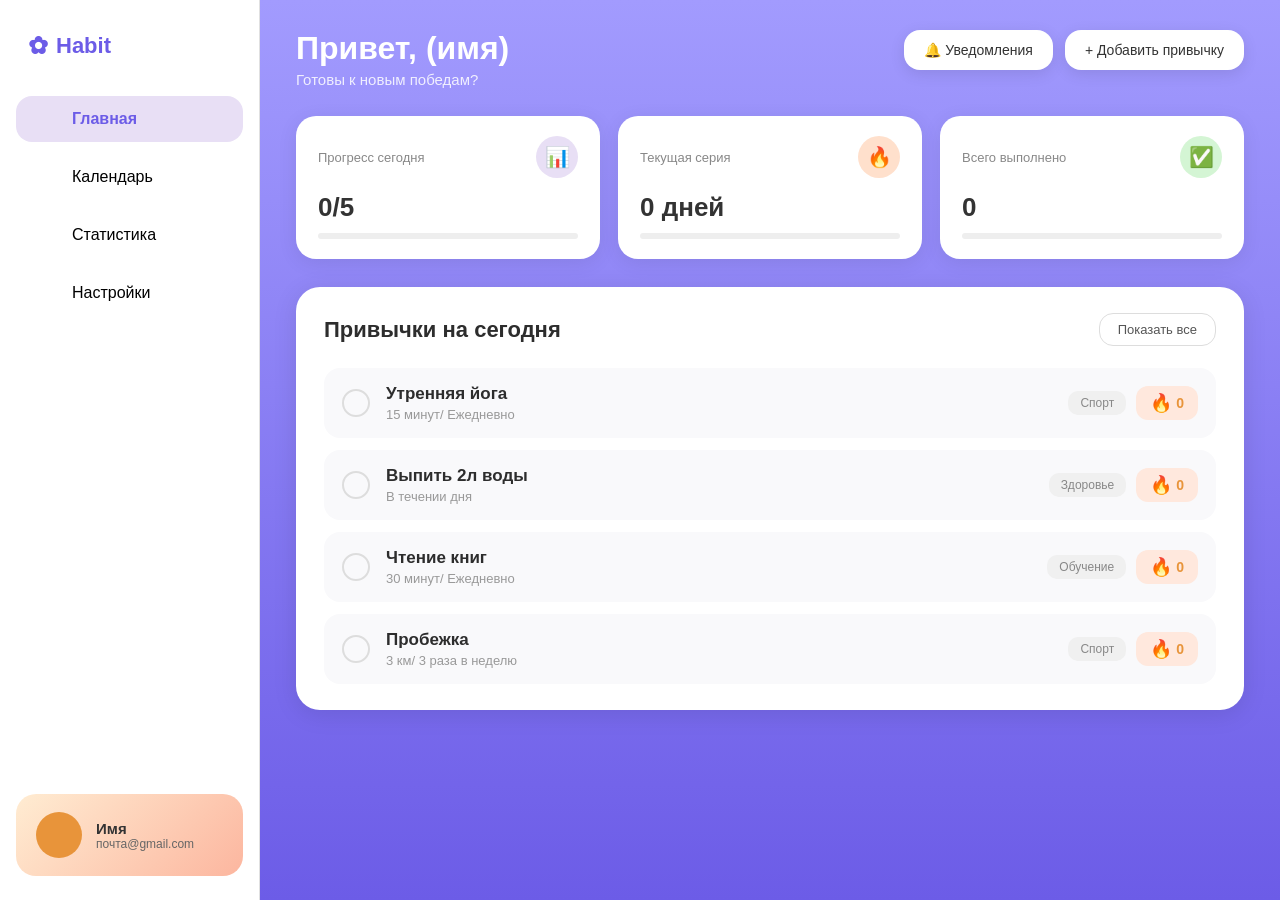
<file: index.html>
<!DOCTYPE html>
<html lang="ru">
<head>
    <meta charset="UTF-8">
    <meta name="viewport" content="width=device-width, initial-scale=1.0">
    <title>Habit Tracker</title>
    <link rel="stylesheet" href="style.css">
    <style>.nav-item { text-decoration: none; color: inherit; }</style>
</head>
<body>

    <!-- SIDEBAR -->
    <aside class="sidebar">
        <div class="logo">
            <span class="clover">✿</span>
            <span>Habit</span>
        </div>

        <a href="index.html" class="nav-item active">
            <span class="icon"></span>
            <span>Главная</span>
        </a>
        <a href="calendar.html" class="nav-item">
            <span class="icon"></span>
            <span>Календарь</span>
        </a>
        <a href="statistics.html" class="nav-item">
            <span class="icon"></span>
            <span>Статистика</span>
        </a>
    
        <a href="settings.html" class="nav-item">
            <span class="icon"></span>
            <span>Настройки</span>
        </a>

        <div class="profile-card">
            <div class="avatar"></div>
            <div>
                <div class="name">Имя</div>
                <div class="email">почта@gmail.com</div>
            </div>
        </div>
    </aside>

    <!-- MAIN -->
    <main class="main">
        <div class="top-bar">
            <div class="greeting">
                <h1>Привет, (имя)</h1>
                <p>Готовы к новым победам?</p>
            </div>
            <div class="top-buttons">
                <button class="top-btn">🔔 Уведомления</button>
                <a href="new-habit.html" class="top-btn" style="text-decoration: none; color: #333;">+ Добавить привычку</a>
            </div>
        </div>

        <div class="stats-row">
            <div class="stat-card">
                <div class="stat-header">
                    <span class="stat-label">Прогресс сегодня</span>
                    <div class="stat-icon bar-chart">📊</div>
                </div>
                <div class="stat-value">0/5</div>
                <div class="progress-bar"><div class="fill purple" style="width: 0%"></div></div>
            </div>
            <div class="stat-card">
                <div class="stat-header">
                    <span class="stat-label">Текущая серия</span>
                    <div class="stat-icon fire">🔥</div>
                </div>
                <div class="stat-value">0 дней</div>
                <div class="progress-bar"><div class="fill orange" style="width: 0%"></div></div>
            </div>
            <div class="stat-card">
                <div class="stat-header">
                    <span class="stat-label">Всего выполнено</span>
                    <div class="stat-icon check">✅</div>
                </div>
                <div class="stat-value">0</div>
                <div class="progress-bar"><div class="fill green" style="width: 0%"></div></div>
            </div>
        </div>

        <div class="habits-section">
            <div class="habits-header">
                <h2>Привычки на сегодня</h2>
                <button class="show-all-btn">Показать все</button>
            </div>

            <div class="habit-item">
                <div class="habit-checkbox"></div>
                <div class="habit-info">
                    <div class="habit-name">Утренняя йога</div>
                    <div class="habit-schedule">15 минут/ Ежедневно</div>
                </div>
                <div class="habit-tags">
                    <span class="habit-tag">Спорт</span>
                    <span class="habit-fire"><span class="flame">🔥</span><span class="count">0</span></span>
                </div>
            </div>

            <div class="habit-item">
                <div class="habit-checkbox"></div>
                <div class="habit-info">
                    <div class="habit-name">Выпить 2л воды</div>
                    <div class="habit-schedule">В течении дня</div>
                </div>
                <div class="habit-tags">
                    <span class="habit-tag">Здоровье</span>
                    <span class="habit-fire"><span class="flame">🔥</span><span class="count">0</span></span>
                </div>
            </div>

            <div class="habit-item">
                <div class="habit-checkbox"></div>
                <div class="habit-info">
                    <div class="habit-name">Чтение книг</div>
                    <div class="habit-schedule">30 минут/ Ежедневно</div>
                </div>
                <div class="habit-tags">
                    <span class="habit-tag">Обучение</span>
                    <span class="habit-fire"><span class="flame">🔥</span><span class="count">0</span></span>
                </div>
            </div>

            <div class="habit-item">
                <div class="habit-checkbox"></div>
                <div class="habit-info">
                    <div class="habit-name">Пробежка</div>
                    <div class="habit-schedule">3 км/ 3 раза в неделю</div>
                </div>
                <div class="habit-tags">
                    <span class="habit-tag">Спорт</span>
                    <span class="habit-fire"><span class="flame">🔥</span><span class="count">0</span></span>
                </div>
            </div>
        </div>
    </main>
</body>
</html>
</file>
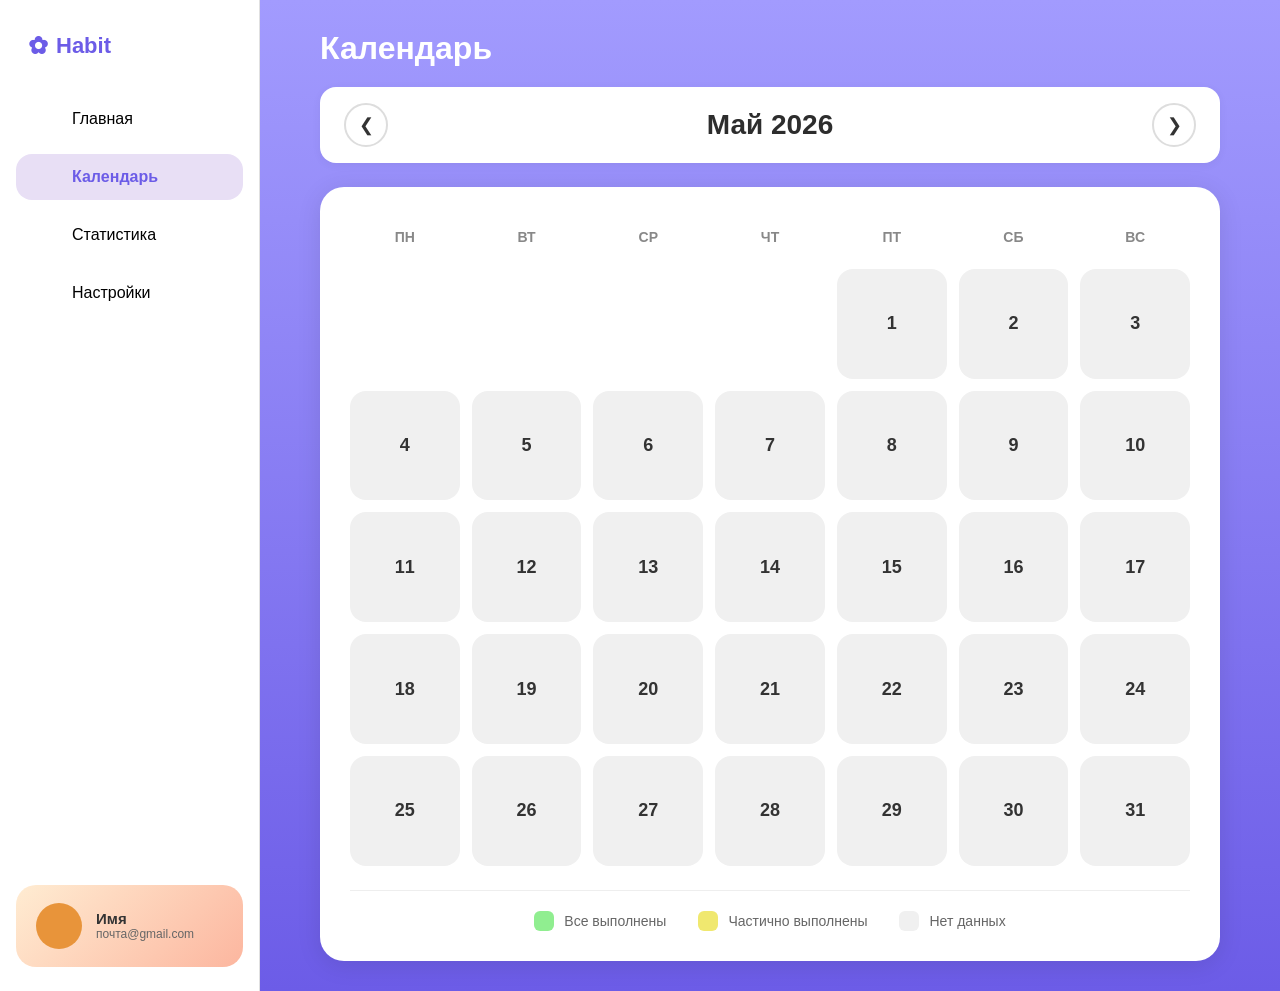
<file: calendar.html>
<!DOCTYPE html>
<html lang="ru">
<head>
    <meta charset="UTF-8">
    <meta name="viewport" content="width=device-width, initial-scale=1.0">
    <title>Календарь - Habit Tracker</title>
    <link rel="stylesheet" href="calendar.css">
    <style>.nav-item { text-decoration: none; color: inherit; }</style>
</head>
<body>

    <aside class="sidebar">
        <div class="logo"><span class="clover">✿</span><span>Habit</span></div>
        <a href="index.html" class="nav-item"><span class="icon"></span><span>Главная</span></a>
        <a href="calendar.html" class="nav-item active"><span class="icon"></span><span>Календарь</span></a>
        <a href="statistics.html" class="nav-item"><span class="icon"></span><span>Статистика</span></a>
        <a href="settings.html" class="nav-item"><span class="icon"></span><span>Настройки</span></a>
        <div class="profile-card">
            <div class="avatar"></div>
            <div><div class="name">Имя</div><div class="email">почта@gmail.com</div></div>
        </div>
    </aside>

    <main class="main">
        <div class="content-wrapper">
            <h1 class="page-title">Календарь</h1>
            <div class="calendar-header">
                <button class="nav-btn prev-month"><span>❮</span></button>
                <h2 class="current-month">Май 2026</h2>
                <button class="nav-btn next-month"><span>❯</span></button>
            </div>
            <div class="calendar-container">
                <div class="calendar">
                    <div class="weekday">Пн</div><div class="weekday">Вт</div><div class="weekday">Ср</div><div class="weekday">Чт</div><div class="weekday">Пт</div><div class="weekday">Сб</div><div class="weekday">Вс</div>
                    <div class="day empty"></div><div class="day empty"></div><div class="day empty"></div><div class="day empty"></div>
                    <div class="day">1</div><div class="day">2</div><div class="day">3</div><div class="day">4</div><div class="day">5</div><div class="day">6</div><div class="day">7</div><div class="day">8</div><div class="day">9</div><div class="day">10</div><div class="day">11</div><div class="day">12</div><div class="day">13</div><div class="day">14</div><div class="day">15</div><div class="day">16</div><div class="day">17</div><div class="day">18</div><div class="day">19</div><div class="day">20</div><div class="day">21</div><div class="day">22</div><div class="day">23</div><div class="day">24</div><div class="day">25</div><div class="day">26</div><div class="day">27</div><div class="day">28</div><div class="day">29</div><div class="day">30</div><div class="day">31</div>
                </div>
                <div class="calendar-legend">
                    <div class="legend-item"><div class="legend-color all-completed"></div><span>Все выполнены</span></div>
                    <div class="legend-item"><div class="legend-color partial"></div><span>Частично выполнены</span></div>
                    <div class="legend-item"><div class="legend-color no-data"></div><span>Нет данных</span></div>
                </div>
            </div>
        </div>
    </main>
</body>
</html>
</file>
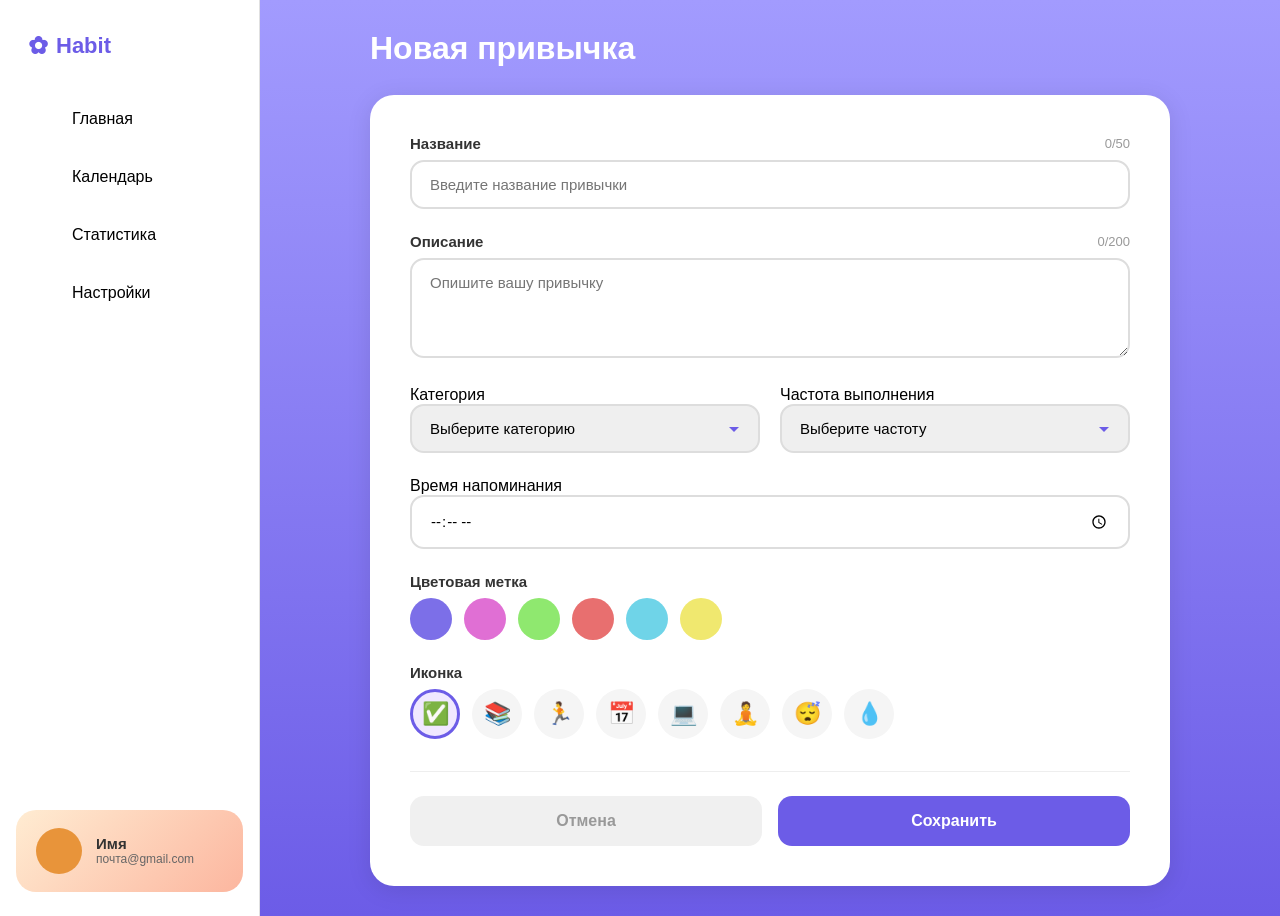
<file: new-habit.html>
<!DOCTYPE html>
<html lang="ru">
<head>
    <meta charset="UTF-8">
    <meta name="viewport" content="width=device-width, initial-scale=1.0">
    <title>Новая привычка - Habit Tracker</title>
    <link rel="stylesheet" href="new-habit.css">
    <style>.nav-item { text-decoration: none; color: inherit; } .btn-cancel { text-decoration: none; text-align: center; display: block; width: 100%; }</style>
</head>
<body>

    <aside class="sidebar">
        <div class="logo"><span class="clover">✿</span><span>Habit</span></div>
        <a href="index.html" class="nav-item"><span class="icon"></span><span>Главная</span></a>
        <a href="calendar.html" class="nav-item"><span class="icon"></span><span>Календарь</span></a>
        <a href="statistics.html" class="nav-item"><span class="icon"></span><span>Статистика</span></a>
        <a href="settings.html" class="nav-item"><span class="icon"></span><span>Настройки</span></a>
        <div class="profile-card">
            <div class="avatar"></div>
            <div><div class="name">Имя</div><div class="email">почта@gmail.com</div></div>
        </div>
    </aside>

    <main class="main">
        <div class="content-wrapper">
            <h1 class="page-title">Новая привычка</h1>
            <form class="habit-form">
                <div class="form-group">
                    <div class="form-label-row"><label for="habit-name">Название</label><span class="char-counter">0/50</span></div>
                    <input type="text" id="habit-name" class="form-input" maxlength="50" placeholder="Введите название привычки">
                </div>
                <div class="form-group">
                    <div class="form-label-row"><label for="habit-description">Описание</label><span class="char-counter">0/200</span></div>
                    <textarea id="habit-description" class="form-textarea" maxlength="200" rows="4" placeholder="Опишите вашу привычку"></textarea>
                </div>
                <div class="form-row">
                    <div class="form-group">
                        <label for="habit-category">Категория</label>
                        <select id="habit-category" class="form-select">
                            <option value="">Выберите категорию</option>
                            <option value="sport">Спорт</option>
                            <option value="health">Здоровье</option>
                            <option value="learning">Обучение</option>
                            <option value="work">Работа</option>
                            <option value="other">Другое</option>
                        </select>
                    </div>
                    <div class="form-group">
                        <label for="habit-frequency">Частота выполнения</label>
                        <select id="habit-frequency" class="form-select">
                            <option value="">Выберите частоту</option>
                            <option value="daily">Ежедневно</option>
                            <option value="weekly">Еженедельно</option>
                            <option value="monthly">Ежемесячно</option>
                            <option value="custom">Свой график</option>
                        </select>
                    </div>
                </div>
                <div class="form-group">
                    <label for="reminder-time">Время напоминания</label>
                    <input type="time" id="reminder-time" class="form-input">
                </div>
                <div class="form-group">
                    <label class="form-label">Цветовая метка</label>
                    <div class="color-options">
                        <div class="color-circle" data-color="purple" style="background: #7c6fe8;"></div>
                        <div class="color-circle" data-color="pink" style="background: #e06fd4;"></div>
                        <div class="color-circle" data-color="green" style="background: #8fe86f;"></div>
                        <div class="color-circle" data-color="red" style="background: #e86f6f;"></div>
                        <div class="color-circle" data-color="blue" style="background: #6fd4e8;"></div>
                        <div class="color-circle" data-color="yellow" style="background: #f0e86f;"></div>
                    </div>
                </div>
                <div class="form-group">
                    <label class="form-label">Иконка</label>
                    <div class="icon-options">
                        <div class="icon-circle selected">✅</div>
                        <div class="icon-circle">📚</div>
                        <div class="icon-circle">🏃</div>
                        <div class="icon-circle">📅</div>
                        <div class="icon-circle">💻</div>
                        <div class="icon-circle">🧘</div>
                        <div class="icon-circle">😴</div>
                        <div class="icon-circle">💧</div>
                    </div>
                </div>
                <div class="form-actions">
                    <a href="index.html" class="btn btn-cancel">Отмена</a>
                    <button type="submit" class="btn btn-save">Сохранить</button>
                </div>
            </form>
        </div>
    </main>
</body>
</html>
</file>
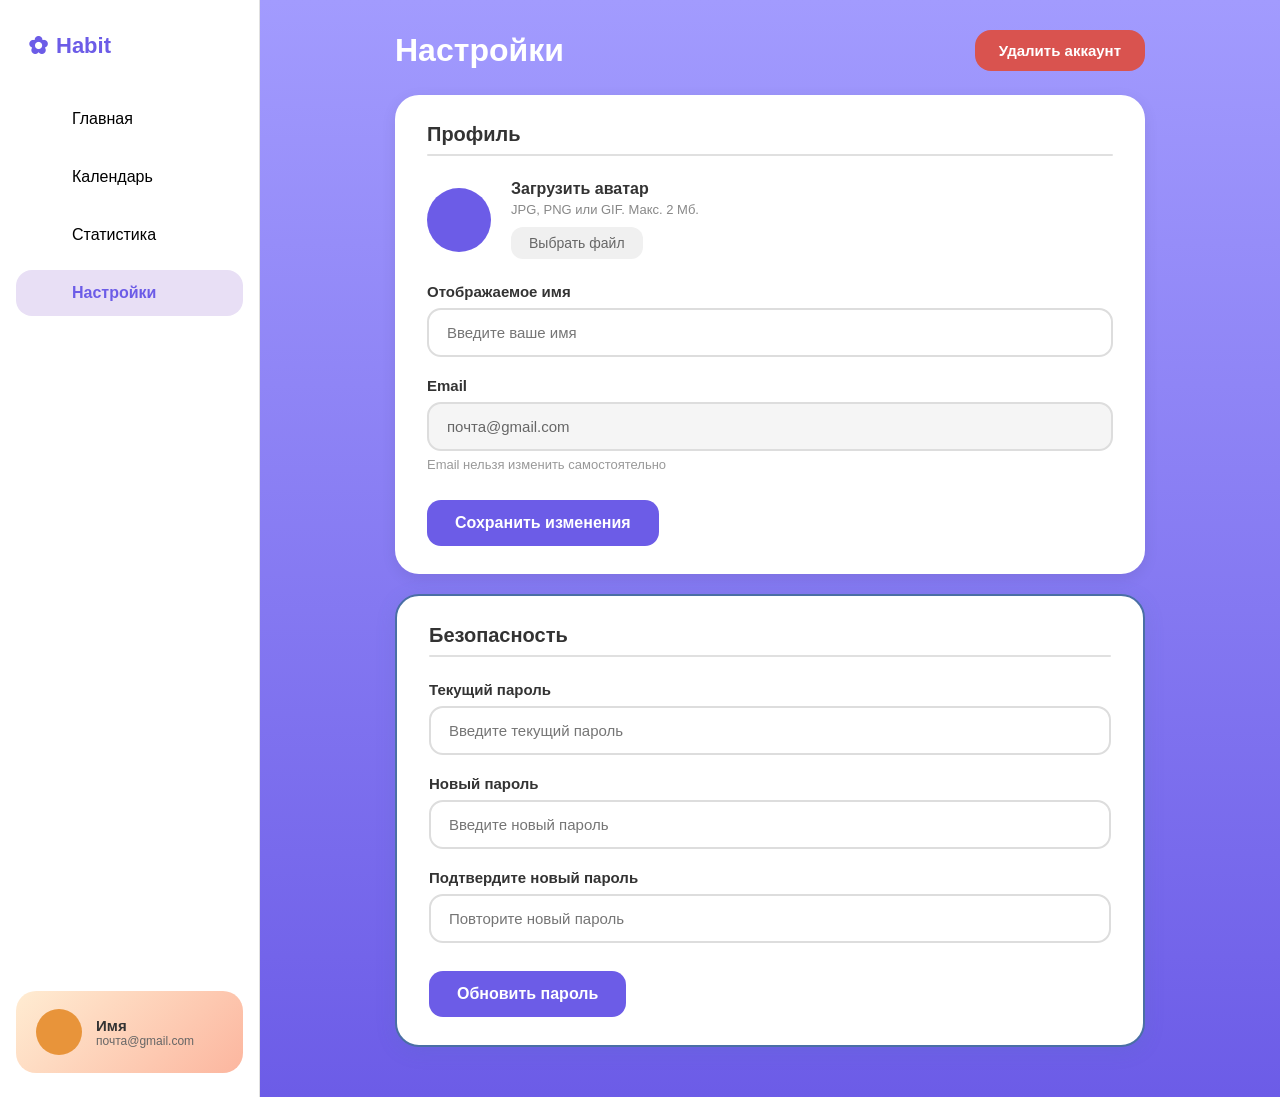
<file: settings.html>
<!DOCTYPE html>
<html lang="ru">
<head>
    <meta charset="UTF-8">
    <meta name="viewport" content="width=device-width, initial-scale=1.0">
    <title>Настройки - Habit Tracker</title>
    <link rel="stylesheet" href="settings.css">
    <style>.nav-item { text-decoration: none; color: inherit; } .btn-cancel { text-decoration: none; text-align: center; display: block; width: 100%; }</style>
</head>
<body>

    <aside class="sidebar">
        <div class="logo"><span class="clover">✿</span><span>Habit</span></div>
        <a href="index.html" class="nav-item"><span class="icon"></span><span>Главная</span></a>
        <a href="calendar.html" class="nav-item"><span class="icon"></span><span>Календарь</span></a>
        <a href="statistics.html" class="nav-item"><span class="icon"></span><span>Статистика</span></a>
        <a href="settings.html" class="nav-item active"><span class="icon"></span><span>Настройки</span></a>
        <div class="profile-card">
            <div class="avatar"></div>
            <div><div class="name">Имя</div><div class="email">почта@gmail.com</div></div>
        </div>
    </aside>

    <main class="main">
        <div class="content-wrapper">
            <div class="page-header">
                <h1 class="page-title">Настройки</h1>
                <button class="btn-danger">Удалить аккаунт</button>
            </div>
            <div class="settings-section">
                <h2 class="section-title">Профиль</h2>
                <div class="section-divider"></div>
                <div class="avatar-upload">
                    <div class="avatar-preview"></div>
                    <div class="upload-info">
                        <div class="upload-title">Загрузить аватар</div>
                        <div class="upload-format">JPG, PNG или GIF. Макс. 2 Мб.</div>
                        <label class="file-upload-btn">Выбрать файл<input type="file" accept=".jpg,.jpeg,.png,.gif" hidden></label>
                    </div>
                </div>
                <div class="form-group">
                    <label for="display-name" class="form-label">Отображаемое имя</label>
                    <input type="text" id="display-name" class="form-input" placeholder="Введите ваше имя">
                </div>
                <div class="form-group">
                    <label for="email" class="form-label">Email</label>
                    <input type="email" id="email" class="form-input" value="почта@gmail.com" readonly>
                    <div class="form-hint">Email нельзя изменить самостоятельно</div>
                </div>
                <button class="btn-primary">Сохранить изменения</button>
            </div>
            <div class="settings-section security-section">
                <h2 class="section-title">Безопасность</h2>
                <div class="section-divider"></div>
                <div class="form-group">
                    <label for="current-password" class="form-label">Текущий пароль</label>
                    <input type="password" id="current-password" class="form-input" placeholder="Введите текущий пароль">
                </div>
                <div class="form-group">
                    <label for="new-password" class="form-label">Новый пароль</label>
                    <input type="password" id="new-password" class="form-input" placeholder="Введите новый пароль">
                </div>
                <div class="form-group">
                    <label for="confirm-password" class="form-label">Подтвердите новый пароль</label>
                    <input type="password" id="confirm-password" class="form-input" placeholder="Повторите новый пароль">
                </div>
                <button class="btn-primary">Обновить пароль</button>
            </div>
        </div>
    </main>
</body>
</html>
</file>
<file: style.css>
* { margin: 0; padding: 0; box-sizing: border-box; font-family: 'Segoe UI', Tahoma, Geneva, Verdana, sans-serif; }
body { display: flex; min-height: 100vh; background: #f5f5f5; }

.sidebar { width: 260px; background: #fff; padding: 24px 16px; display: flex; flex-direction: column; gap: 12px; border-right: 1px solid #e0e0e0; }
.sidebar .logo { font-size: 22px; font-weight: 700; color: #6c5ce7; padding: 8px 12px; margin-bottom: 16px; display: flex; align-items: center; gap: 8px; }
.sidebar .logo .clover { font-size: 24px; }

.nav-item { display: flex; align-items: center; gap: 10px; padding: 14px 18px; border-radius: 16px; font-size: 16px; color: #333; cursor: pointer; transition: background 0.2s; }
.nav-item:hover { background: #f0e8ff; }
.nav-item.active { background: #e8dff5; color: #6c5ce7; font-weight: 600; }
.nav-item .icon { font-size: 20px; width: 28px; text-align: center; }

.sidebar .profile-card { margin-top: auto; background: linear-gradient(135deg, #ffecd2, #fcb69f); border-radius: 20px; padding: 18px 20px; display: flex; align-items: center; gap: 14px; }
.sidebar .profile-card .avatar { width: 46px; height: 46px; border-radius: 50%; background: #e8943a; }
.sidebar .profile-card .name { font-weight: 600; font-size: 15px; color: #333; }
.sidebar .profile-card .email { font-size: 12px; color: #666; }

.main { flex: 1; background: linear-gradient(180deg, #a29bfe 0%, #6c5ce7 100%); padding: 30px 36px; color: #fff; overflow-y: auto; }

.top-bar { display: flex; justify-content: space-between; align-items: flex-start; margin-bottom: 28px; }
.greeting h1 { font-size: 32px; font-weight: 700; margin-bottom: 4px; }
.greeting p { font-size: 15px; opacity: 0.85; }

.top-buttons { display: flex; gap: 12px; }
.top-btn { background: #fff; color: #333; border: none; border-radius: 16px; padding: 12px 20px; font-size: 14px; cursor: pointer; display: flex; align-items: center; gap: 8px; font-weight: 500; box-shadow: 0 4px 15px rgba(0,0,0,0.1); transition: transform 0.15s; }
.top-btn:hover { transform: translateY(-2px); }

.stats-row { display: flex; gap: 18px; margin-bottom: 28px; }
.stat-card { flex: 1; background: #fff; border-radius: 20px; padding: 20px 22px; color: #333; box-shadow: 0 4px 20px rgba(0,0,0,0.08); }
.stat-card .stat-header { display: flex; justify-content: space-between; align-items: center; margin-bottom: 14px; }
.stat-card .stat-label { font-size: 13px; color: #888; }
.stat-card .stat-icon { width: 42px; height: 42px; border-radius: 50%; display: flex; align-items: center; justify-content: center; font-size: 20px; }
.stat-card .stat-icon.bar-chart { background: #e8dff5; }
.stat-card .stat-icon.fire { background: #ffe0cc; }
.stat-card .stat-icon.check { background: #d4f5d4; }
.stat-card .stat-value { font-size: 26px; font-weight: 700; margin-bottom: 10px; }
.stat-card .progress-bar { width: 100%; height: 6px; background: #eee; border-radius: 3px; overflow: hidden; }
.stat-card .progress-bar .fill { height: 100%; border-radius: 3px; transition: width 0.3s; }
.stat-card .progress-bar .fill.purple { background: #a29bfe; }
.stat-card .progress-bar .fill.orange { background: #e8943a; }
.stat-card .progress-bar .fill.green { background: #4caf50; }

.habits-section { background: #fff; border-radius: 24px; padding: 26px 28px; color: #333; box-shadow: 0 4px 25px rgba(0,0,0,0.1); }
.habits-header { display: flex; justify-content: space-between; align-items: center; margin-bottom: 22px; }
.habits-header h2 { font-size: 22px; font-weight: 700; color: #2d2d2d; }
.show-all-btn { background: #fff; border: 1px solid #ddd; border-radius: 14px; padding: 8px 18px; font-size: 13px; cursor: pointer; color: #555; font-weight: 500; transition: all 0.2s; }
.show-all-btn:hover { border-color: #6c5ce7; color: #6c5ce7; }

.habit-item { display: flex; align-items: center; padding: 16px 18px; background: #f9f9fb; border-radius: 16px; margin-bottom: 12px; transition: box-shadow 0.2s; }
.habit-item:hover { box-shadow: 0 3px 12px rgba(0,0,0,0.07); }
.habit-item:last-child { margin-bottom: 0; }
.habit-checkbox { width: 28px; height: 28px; border-radius: 50%; border: 2px solid #ddd; margin-right: 16px; flex-shrink: 0; cursor: pointer; transition: all 0.2s; }
.habit-checkbox:hover { border-color: #6c5ce7; background: #f0e8ff; }
.habit-info { flex: 1; }
.habit-info .habit-name { font-size: 17px; font-weight: 600; color: #2d2d2d; margin-bottom: 3px; }
.habit-info .habit-schedule { font-size: 13px; color: #999; }
.habit-tags { display: flex; align-items: center; gap: 10px; }
.habit-tag { font-size: 12px; padding: 5px 12px; border-radius: 10px; background: #f0f0f0; color: #888; font-weight: 500; }
.habit-fire { display: flex; align-items: center; gap: 4px; background: #ffe8dd; padding: 6px 14px; border-radius: 12px; font-size: 14px; }
.habit-fire .flame { font-size: 18px; }
.habit-fire .count { font-weight: 600; color: #e8943a; }
</file>
<file: calendar.css>
* { margin: 0; padding: 0; box-sizing: border-box; font-family: 'Segoe UI', Tahoma, Geneva, Verdana, sans-serif; }
body { display: flex; min-height: 100vh; background: #f5f5f5; }

.sidebar { width: 260px; background: #fff; padding: 24px 16px; display: flex; flex-direction: column; gap: 12px; border-right: 1px solid #e0e0e0; }
.sidebar .logo { font-size: 22px; font-weight: 700; color: #6c5ce7; padding: 8px 12px; margin-bottom: 16px; display: flex; align-items: center; gap: 8px; }
.sidebar .logo .clover { font-size: 24px; }
.nav-item { display: flex; align-items: center; gap: 10px; padding: 14px 18px; border-radius: 16px; font-size: 16px; color: #333; cursor: pointer; transition: background 0.2s; }
.nav-item:hover { background: #f0e8ff; }
.nav-item.active { background: #e8dff5; color: #6c5ce7; font-weight: 600; }
.nav-item .icon { font-size: 20px; width: 28px; text-align: center; }
.sidebar .profile-card { margin-top: auto; background: linear-gradient(135deg, #ffecd2, #fcb69f); border-radius: 20px; padding: 18px 20px; display: flex; align-items: center; gap: 14px; }
.sidebar .profile-card .avatar { width: 46px; height: 46px; border-radius: 50%; background: #e8943a; }
.sidebar .profile-card .name { font-weight: 600; font-size: 15px; color: #333; }
.sidebar .profile-card .email { font-size: 12px; color: #666; }

.main { flex: 1; background: linear-gradient(180deg, #a29bfe 0%, #6c5ce7 100%); padding: 30px 36px; overflow-y: auto; }
.content-wrapper { max-width: 900px; margin: 0 auto; }
.page-title { font-size: 32px; font-weight: 700; color: #fff; margin-bottom: 20px; }

.calendar-container { background: #fff; border-radius: 24px; padding: 30px; box-shadow: 0 4px 25px rgba(0,0,0,0.1); }
.calendar-header { display: flex; justify-content: space-between; align-items: center; background: #fff; border-radius: 16px; padding: 16px 24px; margin-bottom: 24px; box-shadow: 0 2px 10px rgba(0,0,0,0.05); }
.current-month { font-size: 28px; font-weight: 700; color: #2d2d2d; }
.nav-btn { width: 44px; height: 44px; border-radius: 50%; border: 2px solid #ddd; background: #fff; cursor: pointer; display: flex; align-items: center; justify-content: center; font-size: 18px; color: #333; transition: all 0.2s; }
.nav-btn:hover { background: #6c5ce7; border-color: #6c5ce7; color: #fff; transform: scale(1.1); }

.calendar { display: grid; grid-template-columns: repeat(7, 1fr); gap: 12px; margin-bottom: 24px; }
.weekday { text-align: center; font-size: 14px; font-weight: 600; color: #888; padding: 12px; text-transform: uppercase; }
.day { aspect-ratio: 1; background: #f0f0f0; border-radius: 16px; display: flex; align-items: center; justify-content: center; font-size: 18px; font-weight: 600; color: #333; cursor: pointer; transition: all 0.2s; min-height: 70px; }
.day:hover { transform: scale(1.05); box-shadow: 0 4px 12px rgba(0,0,0,0.1); }
.day.empty { background: transparent; cursor: default; }
.day.empty:hover { transform: none; box-shadow: none; }

.calendar-legend { display: flex; gap: 32px; justify-content: center; flex-wrap: wrap; padding-top: 20px; border-top: 1px solid #eee; }
.legend-item { display: flex; align-items: center; gap: 10px; font-size: 14px; color: #666; }
.legend-color { width: 20px; height: 20px; border-radius: 6px; }
.legend-color.all-completed { background: #90EE90; }
.legend-color.partial { background: #f0e86f; }
.legend-color.no-data { background: #f0f0f0; }

@media (max-width: 768px) {
    .sidebar { width: 200px; padding: 16px 12px; }
    .calendar-container { padding: 20px; }
    .current-month { font-size: 22px; }
    .day { min-height: 50px; font-size: 14px; border-radius: 12px; }
    .weekday { font-size: 12px; padding: 8px; }
    .calendar-legend { gap: 16px; }
}
</file>
<file: new-habit.css>
* { margin: 0; padding: 0; box-sizing: border-box; font-family: 'Segoe UI', Tahoma, Geneva, Verdana, sans-serif; }
body { display: flex; min-height: 100vh; background: #f5f5f5; }

.sidebar { width: 260px; background: #fff; padding: 24px 16px; display: flex; flex-direction: column; gap: 12px; border-right: 1px solid #e0e0e0; }
.sidebar .logo { font-size: 22px; font-weight: 700; color: #6c5ce7; padding: 8px 12px; margin-bottom: 16px; display: flex; align-items: center; gap: 8px; }
.sidebar .logo .clover { font-size: 24px; }
.nav-item { display: flex; align-items: center; gap: 10px; padding: 14px 18px; border-radius: 16px; font-size: 16px; color: #333; cursor: pointer; transition: background 0.2s; }
.nav-item:hover { background: #f0e8ff; }
.nav-item.active { background: #e8dff5; color: #6c5ce7; font-weight: 600; }
.nav-item .icon { font-size: 20px; width: 28px; text-align: center; }
.sidebar .profile-card { margin-top: auto; background: linear-gradient(135deg, #ffecd2, #fcb69f); border-radius: 20px; padding: 18px 20px; display: flex; align-items: center; gap: 14px; }
.sidebar .profile-card .avatar { width: 46px; height: 46px; border-radius: 50%; background: #e8943a; }
.sidebar .profile-card .name { font-weight: 600; font-size: 15px; color: #333; }
.sidebar .profile-card .email { font-size: 12px; color: #666; }

.main { flex: 1; background: linear-gradient(180deg, #a29bfe 0%, #6c5ce7 100%); padding: 30px 36px; overflow-y: auto; }
.content-wrapper { max-width: 800px; margin: 0 auto; }
.page-title { font-size: 32px; font-weight: 700; color: #fff; margin-bottom: 28px; }

.habit-form { background: #fff; border-radius: 24px; padding: 40px; box-shadow: 0 4px 25px rgba(0,0,0,0.1); }
.form-group { margin-bottom: 24px; }
.form-label-row { display: flex; justify-content: space-between; align-items: center; margin-bottom: 8px; }
.form-label-row label { font-size: 15px; font-weight: 600; color: #333; }
.char-counter { font-size: 13px; color: #999; }
.form-label { display: block; font-size: 15px; font-weight: 600; color: #333; margin-bottom: 8px; }
.form-input, .form-textarea, .form-select { width: 100%; padding: 14px 18px; border: 2px solid #ddd; border-radius: 14px; font-size: 15px; transition: all 0.3s; outline: none; }
.form-input:focus, .form-textarea:focus, .form-select:focus { border-color: #6c5ce7; box-shadow: 0 0 0 3px rgba(108, 92, 231, 0.1); }
.form-textarea { resize: vertical; min-height: 100px; }
.form-select { cursor: pointer; appearance: none; background-image: url("data:image/svg+xml,%3Csvg xmlns='http://www.w3.org/2000/svg' width='12' height='12' viewBox='0 0 12 12'%3E%3Cpath fill='%236c5ce7' d='M6 9L1 4h10z'/%3E%3C/svg%3E"); background-repeat: no-repeat; background-position: right 18px center; padding-right: 50px; }
.form-row { display: grid; grid-template-columns: 1fr 1fr; gap: 20px; }

.color-options { display: flex; gap: 12px; flex-wrap: wrap; }
.color-circle { width: 42px; height: 42px; border-radius: 50%; cursor: pointer; border: 3px solid transparent; transition: all 0.2s; }
.color-circle:hover { transform: scale(1.1); }
.color-circle.selected { border-color: #333; box-shadow: 0 0 0 2px #fff, 0 0 0 4px #333; }

.icon-options { display: flex; gap: 12px; flex-wrap: wrap; }
.icon-circle { width: 50px; height: 50px; border-radius: 50%; background: #f5f5f5; display: flex; align-items: center; justify-content: center; font-size: 22px; cursor: pointer; border: 3px solid transparent; transition: all 0.2s; }
.icon-circle:hover { background: #e8dff5; transform: scale(1.1); }
.icon-circle.selected { border-color: #6c5ce7; background: #f0e8ff; }

.form-actions { display: flex; gap: 16px; margin-top: 32px; padding-top: 24px; border-top: 1px solid #eee; }
.btn { flex: 1; padding: 16px 24px; border: none; border-radius: 14px; font-size: 16px; font-weight: 600; cursor: pointer; transition: all 0.2s; }
.btn-cancel { background: #f0f0f0; color: #999; }
.btn-cancel:hover { background: #e0e0e0; }
.btn-save { background: #6c5ce7; color: #fff; }
.btn-save:hover { background: #5b4cdb; transform: translateY(-2px); box-shadow: 0 4px 12px rgba(108, 92, 231, 0.3); }

@media (max-width: 768px) {
    .sidebar { width: 200px; padding: 16px 12px; }
    .habit-form { padding: 24px; }
    .form-row { grid-template-columns: 1fr; }
}
</file>
<file: settings.css>
* { margin: 0; padding: 0; box-sizing: border-box; font-family: 'Segoe UI', Tahoma, Geneva, Verdana, sans-serif; }
body { display: flex; min-height: 100vh; background: #f5f5f5; }

.sidebar { width: 260px; background: #fff; padding: 24px 16px; display: flex; flex-direction: column; gap: 12px; border-right: 1px solid #e0e0e0; }
.sidebar .logo { font-size: 22px; font-weight: 700; color: #6c5ce7; padding: 8px 12px; margin-bottom: 16px; display: flex; align-items: center; gap: 8px; }
.sidebar .logo .clover { font-size: 24px; }
.nav-item { display: flex; align-items: center; gap: 10px; padding: 14px 18px; border-radius: 16px; font-size: 16px; color: #333; cursor: pointer; transition: background 0.2s; }
.nav-item:hover { background: #f0e8ff; }
.nav-item.active { background: #e8dff5; color: #6c5ce7; font-weight: 600; }
.nav-item .icon { font-size: 20px; width: 28px; text-align: center; }
.sidebar .profile-card { margin-top: auto; background: linear-gradient(135deg, #ffecd2, #fcb69f); border-radius: 20px; padding: 18px 20px; display: flex; align-items: center; gap: 14px; }
.sidebar .profile-card .avatar { width: 46px; height: 46px; border-radius: 50%; background: #e8943a; }
.sidebar .profile-card .name { font-weight: 600; font-size: 15px; color: #333; }
.sidebar .profile-card .email { font-size: 12px; color: #666; }

.main { flex: 1; background: linear-gradient(180deg, #a29bfe 0%, #6c5ce7 100%); padding: 30px 36px; overflow-y: auto; }
.content-wrapper { max-width: 750px; margin: 0 auto; }
.page-header { display: flex; justify-content: space-between; align-items: center; margin-bottom: 24px; }
.page-title { font-size: 32px; font-weight: 700; color: #fff; }
.btn-danger { background: #d9534f; color: #fff; border: none; border-radius: 16px; padding: 12px 24px; font-size: 15px; font-weight: 600; cursor: pointer; transition: all 0.2s; }
.btn-danger:hover { background: #c9302c; transform: translateY(-2px); box-shadow: 0 4px 12px rgba(217, 83, 79, 0.3); }

.settings-section { background: #fff; border-radius: 24px; padding: 28px 32px; margin-bottom: 20px; box-shadow: 0 4px 15px rgba(0,0,0,0.08); }
.security-section { border: 2px solid #4a6fa5; box-shadow: 0 4px 20px rgba(74, 111, 165, 0.15); }
.section-title { font-size: 20px; font-weight: 700; color: #333; margin-bottom: 8px; }
.section-divider { height: 2px; background: #e0e0e0; margin-bottom: 24px; border-radius: 1px; }

.avatar-upload { display: flex; align-items: center; gap: 20px; margin-bottom: 24px; }
.avatar-preview { width: 64px; height: 64px; border-radius: 50%; background: #6c5ce7; flex-shrink: 0; }
.upload-title { font-size: 16px; font-weight: 600; color: #333; margin-bottom: 4px; }
.upload-format { font-size: 13px; color: #888; margin-bottom: 10px; }
.file-upload-btn { display: inline-block; background: #f0f0f0; color: #666; padding: 8px 18px; border-radius: 12px; font-size: 14px; cursor: pointer; transition: all 0.2s; font-weight: 500; }
.file-upload-btn:hover { background: #e0e8ff; color: #6c5ce7; }

.form-group { margin-bottom: 20px; }
.form-label { display: block; font-size: 15px; font-weight: 600; color: #333; margin-bottom: 8px; }
.form-input { width: 100%; padding: 14px 18px; border: 2px solid #ddd; border-radius: 14px; font-size: 15px; transition: all 0.3s; outline: none; background: #fff; }
.form-input:focus { border-color: #6c5ce7; box-shadow: 0 0 0 3px rgba(108, 92, 231, 0.1); }
.form-input[readonly] { background: #f5f5f5; color: #666; }
.form-hint { font-size: 13px; color: #999; margin-top: 6px; }

.btn-primary { background: #6c5ce7; color: #fff; border: none; border-radius: 14px; padding: 14px 28px; font-size: 16px; font-weight: 600; cursor: pointer; transition: all 0.2s; margin-top: 8px; }
.btn-primary:hover { background: #5b4cdb; transform: translateY(-2px); box-shadow: 0 4px 12px rgba(108, 92, 231, 0.3); }

@media (max-width: 768px) {
    .sidebar { width: 200px; padding: 16px 12px; }
    .main { padding: 20px; }
    .settings-section { padding: 20px; }
    .page-header { flex-direction: column; gap: 16px; align-items: flex-start; }
    .avatar-upload { flex-direction: column; align-items: flex-start; }
}
</file>
